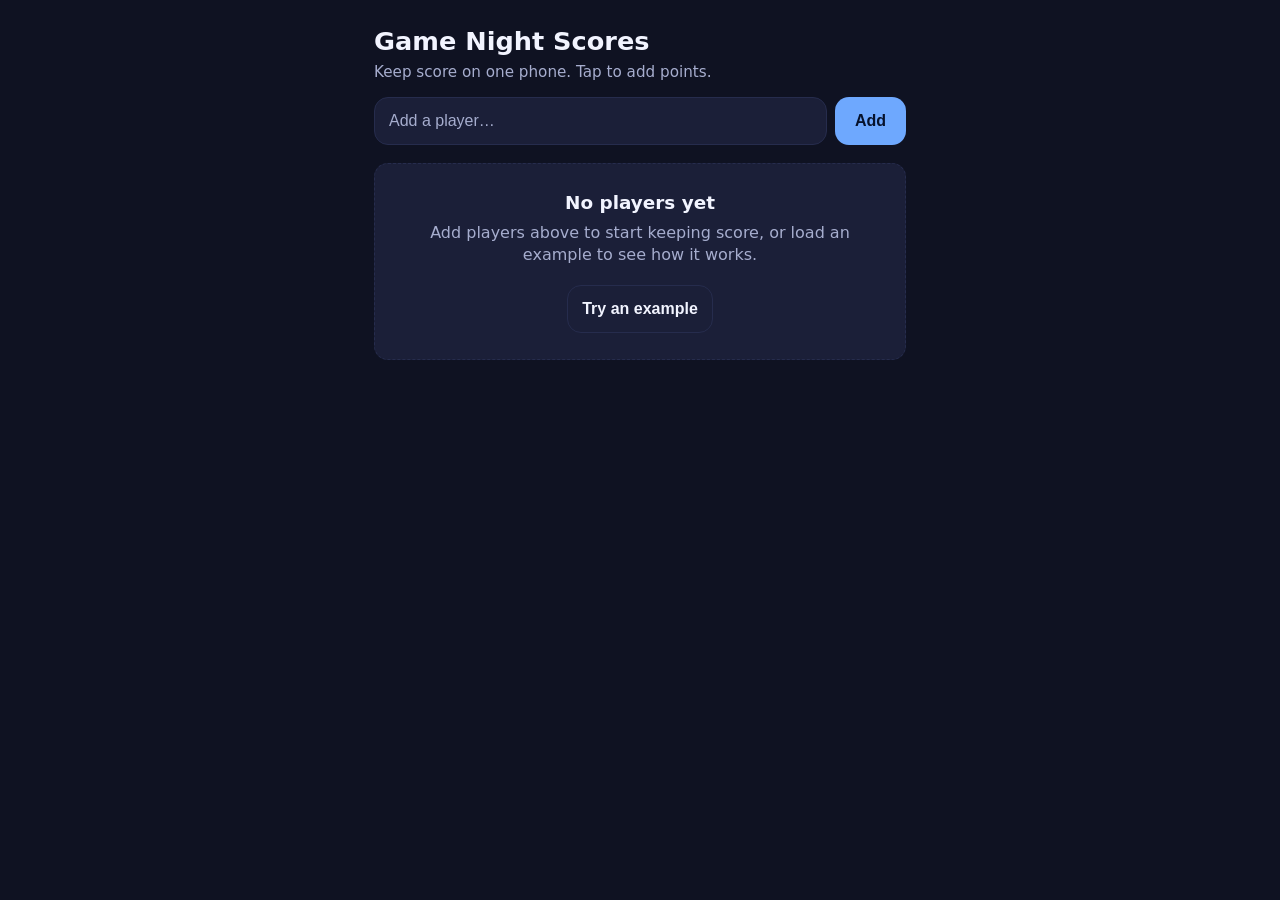
<file: game-night-scores/index.html>
<!doctype html>
<html lang="en">
  <head>
    <meta charset="UTF-8" />
    <meta name="viewport" content="width=device-width, initial-scale=1.0" />
    <meta name="theme-color" content="#0f1222" />
    <title>Game Night Scores</title>
    <script type="module" crossorigin src="./assets/index-CDVyXX-4.js"></script>
    <link rel="stylesheet" crossorigin href="./assets/index-C0-jhp1_.css">
  </head>
  <body>
    <div id="app"></div>
  </body>
</html>
</file>
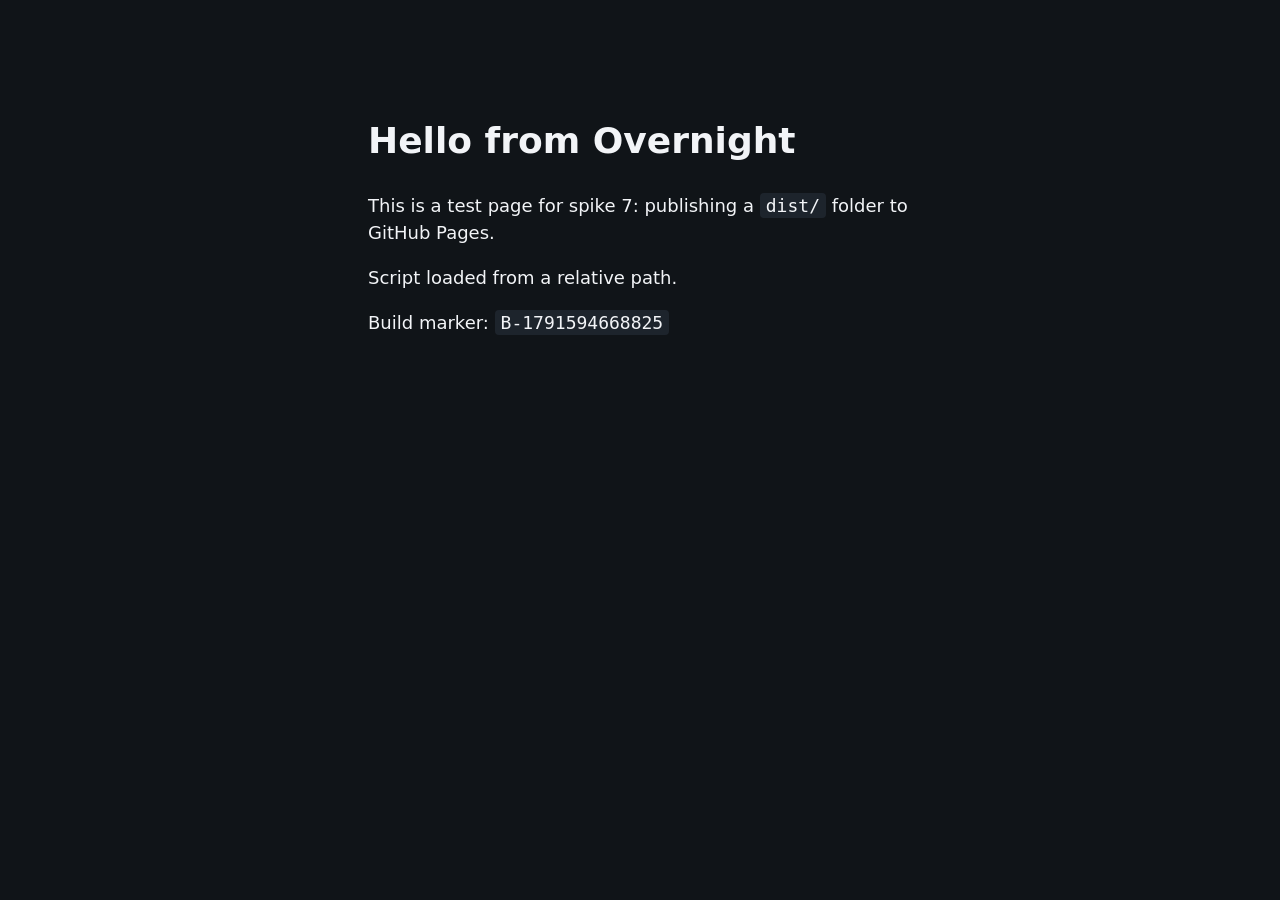
<file: hello-spike/index.html>
<!-- Synthetic fixture for spike 7 (GitHub Pages publishing). Not a real Overnight build. -->
<!doctype html>
<html lang="en">
  <head>
    <meta charset="utf-8" />
    <meta name="viewport" content="width=device-width, initial-scale=1" />
    <title>Overnight spike 7</title>
    <style>
      body { font: 18px/1.5 system-ui, sans-serif; margin: 0; padding: 24px; background: #101418; color: #f2f4f7; }
      main { max-width: 34rem; margin: 10vh auto; }
      code { background: #1d242c; padding: 2px 6px; border-radius: 4px; }
    </style>
  </head>
  <body>
    <main>
      <h1>Hello from Overnight</h1>
      <p>This is a test page for spike 7: publishing a <code>dist/</code> folder to GitHub Pages.</p>
      <p id="script-status">Script has not run.</p>
      <p>Build marker: <code id="marker">B-1791594668825</code></p>
    </main>
    <!-- Relative path on purpose: the app must work from a subfolder (Vite base './'). -->
    <script type="module" src="./assets/app.js"></script>
  </body>
</html>
</file>
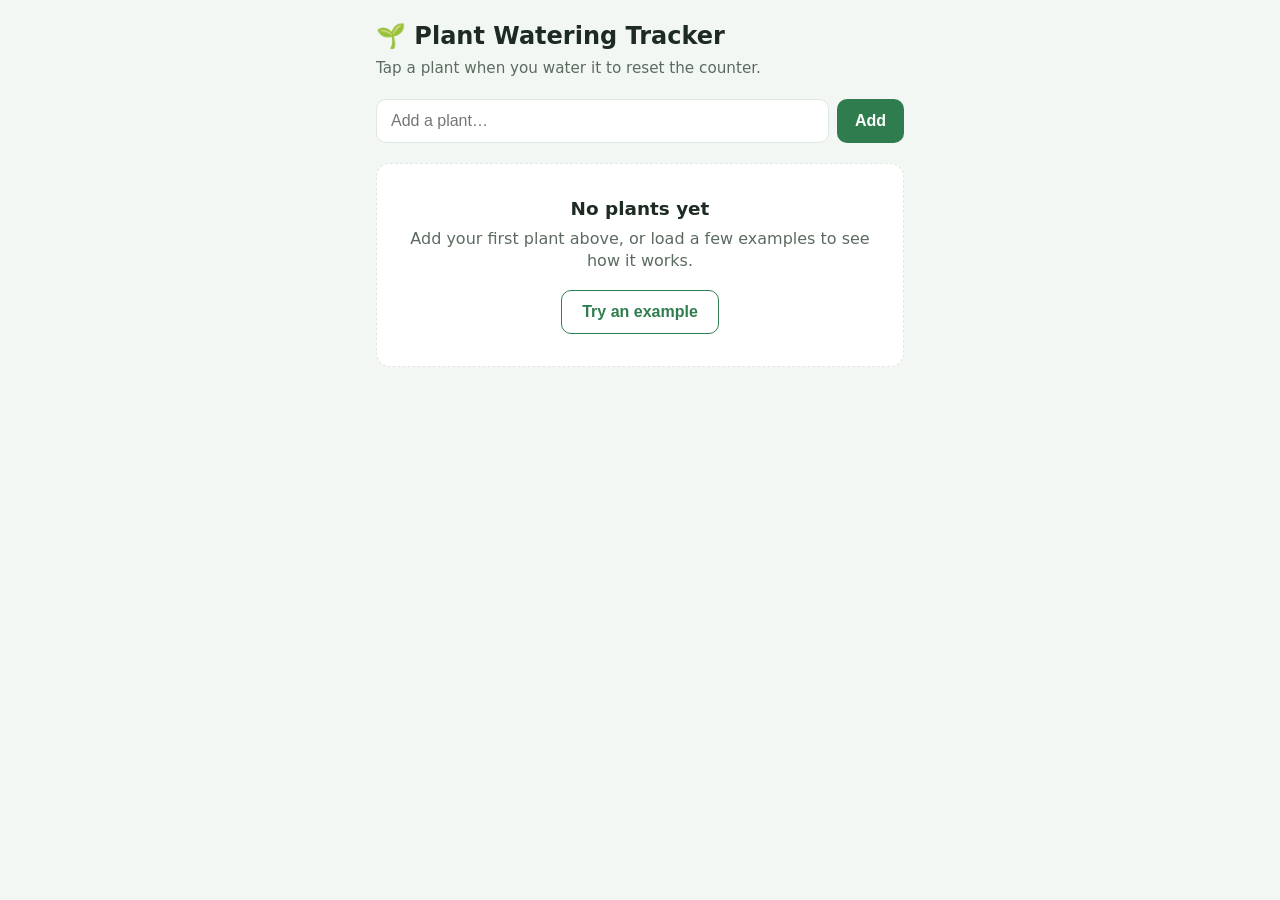
<file: plant-watering-tracker/index.html>
<!doctype html>
<html lang="en">
  <head>
    <meta charset="UTF-8" />
    <meta name="viewport" content="width=device-width, initial-scale=1.0" />
    <meta name="theme-color" content="#2f7d4f" />
    <title>Plant Watering Tracker</title>
    <script type="module" crossorigin src="./assets/index-CN0OTA5u.js"></script>
    <link rel="stylesheet" crossorigin href="./assets/index-BsoE_7Bp.css">
  </head>
  <body>
    <div id="app"></div>
  </body>
</html>
</file>
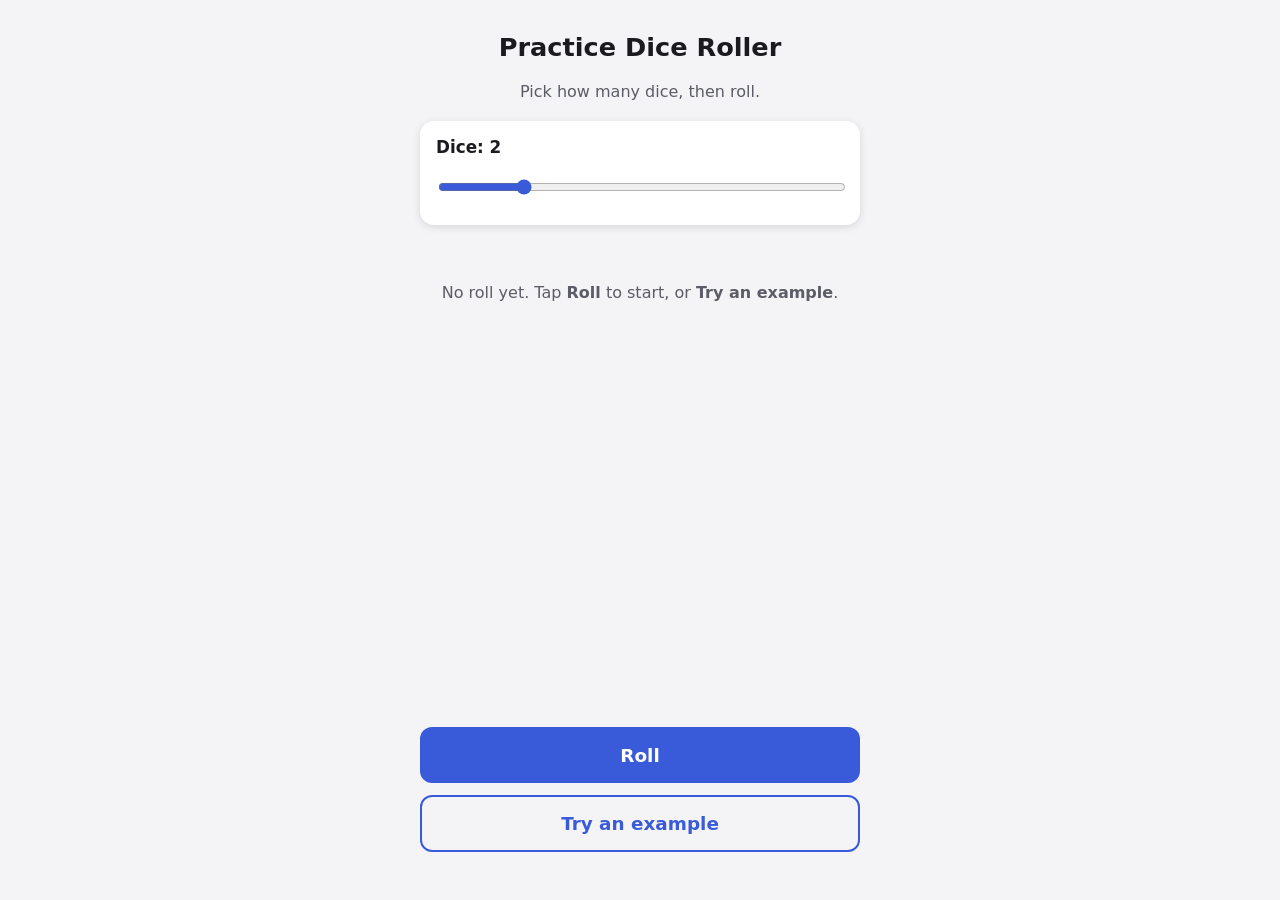
<file: practice-dice-roller/index.html>
<!DOCTYPE html>
<html lang="en">
  <head>
    <meta charset="UTF-8" />
    <meta name="viewport" content="width=device-width, initial-scale=1.0, maximum-scale=1.0" />
    <meta name="color-scheme" content="light dark" />
    <title>Practice Dice Roller</title>
    <script type="module" crossorigin src="./assets/index-C1pcZQ_w.js"></script>
    <link rel="stylesheet" crossorigin href="./assets/index-DVS643wg.css">
  </head>
  <body>
    <div id="app"></div>
  </body>
</html>
</file>
<file: game-night-scores/assets/index-C0-jhp1_.css>
:root{--bg:#0f1222;--surface:#1b1f38;--surface-2:#262c4d;--text:#f2f4ff;--muted:#a6adce;--accent:#6ea8fe;--plus:#3ecf8e;--minus:#f0708a;--leader:#ffd45e;--radius:14px}*{box-sizing:border-box}html,body{margin:0;padding:0}body{background:var(--bg);color:var(--text);-webkit-text-size-adjust:100%;font-family:system-ui,-apple-system,Segoe UI,Roboto,sans-serif;line-height:1.4}#app{max-width:560px;margin:0 auto;padding:16px 14px 48px}.header h1{margin:8px 0 2px;font-size:1.6rem}.sub{color:var(--muted);margin:0 0 14px;font-size:.95rem}.add-row{gap:8px;margin-bottom:18px;display:flex}.name-input{background:var(--surface);border:1px solid var(--surface-2);min-width:0;color:var(--text);border-radius:var(--radius);flex:1;padding:14px;font-size:1rem}.name-input::placeholder{color:var(--muted)}.name-input:focus{outline:2px solid var(--accent);outline-offset:1px}.btn{cursor:pointer;border-radius:var(--radius);color:var(--text);background:var(--surface-2);touch-action:manipulation;border:none;min-height:48px;padding:12px 14px;font-size:1rem;font-weight:600}.btn:active{transform:translateY(1px)}.btn-add{background:var(--accent);color:#06122c;padding:12px 20px}.empty{background:var(--surface);border:1px dashed var(--surface-2);border-radius:var(--radius);text-align:center;padding:26px 20px}.empty-title{margin:0 0 6px;font-size:1.15rem;font-weight:700}.empty-body{color:var(--muted);margin:0 0 18px}.btn-ghost{border:1px solid var(--surface-2);color:var(--text);background:0 0}.list{flex-direction:column;gap:12px;margin:0;padding:0;list-style:none;display:flex}.card{background:var(--surface);border:1px solid var(--surface-2);border-radius:var(--radius);padding:14px}.card.is-leader{border-color:var(--leader);box-shadow:0 0 0 1px var(--leader) inset}.card-top{justify-content:space-between;align-items:center;gap:10px;margin-bottom:12px;display:flex}.who{align-items:center;gap:8px;min-width:0;display:flex}.crown{font-size:1.1rem}.pname{text-overflow:ellipsis;white-space:nowrap;font-size:1.2rem;font-weight:700;overflow:hidden}.score{font-variant-numeric:tabular-nums;text-align:right;min-width:2ch;font-size:1.9rem;font-weight:800}.controls{grid-template-columns:repeat(3,1fr);gap:8px;display:grid}.btn-step{font-size:1.05rem;font-weight:700}.btn-plus{background:var(--plus);color:#04281b}.btn-minus{background:var(--minus);color:#330916}.btn-remove{border:1px solid var(--surface-2);color:var(--muted);background:0 0;grid-column:1/-1;min-height:44px;font-size:.9rem}.footer{gap:10px;margin-top:22px;display:flex}.footer .btn{flex:1}
</file>
<file: plant-watering-tracker/assets/index-BsoE_7Bp.css>
:root{--bg:#f3f7f3;--card:#fff;--ink:#1d2b22;--muted:#5c6b60;--accent:#2f7d4f;--accent-dark:#255f3d;--fresh:#4caf72;--ok:#d9a526;--dry:#d2603a;--line:#dfe7df}*{box-sizing:border-box}html,body{margin:0;padding:0}body{background:var(--bg);color:var(--ink);-webkit-text-size-adjust:100%;font-family:system-ui,-apple-system,Segoe UI,Roboto,sans-serif;line-height:1.4}#app{max-width:560px;margin:0 auto;padding:20px 16px 48px}.header h1{margin:0 0 4px;font-size:1.5rem}.sub{color:var(--muted);margin:0 0 20px;font-size:.95rem}.add-form{gap:8px;margin-bottom:20px;display:flex}.name-input{border:1px solid var(--line);background:var(--card);min-width:0;color:var(--ink);border-radius:10px;flex:1;padding:12px 14px;font-size:1rem}.name-input:focus{outline:2px solid var(--accent);outline-offset:1px}.add-btn{background:var(--accent);color:#fff;cursor:pointer;border:none;border-radius:10px;flex:none;padding:12px 18px;font-size:1rem;font-weight:600}.add-btn:active{background:var(--accent-dark)}.empty{text-align:center;background:var(--card);border:1px dashed var(--line);border-radius:14px;padding:32px 16px}.empty-title{margin:0 0 6px;font-size:1.15rem;font-weight:600}.empty-body{color:var(--muted);margin:0 0 18px}.example-btn{border:1px solid var(--accent);color:var(--accent);cursor:pointer;background:0 0;border-radius:10px;padding:12px 20px;font-size:1rem;font-weight:600}.example-btn:active{background:var(--accent);color:#fff}.plant-list{flex-direction:column;gap:12px;margin:0;padding:0;list-style:none;display:flex}.plant-row{align-items:stretch;gap:10px;display:flex}.plant-card{text-align:left;border:1px solid var(--line);border-left:6px solid var(--line);background:var(--card);min-width:0;color:var(--ink);cursor:pointer;font:inherit;border-radius:12px;flex-direction:column;flex:1;gap:2px;padding:16px;display:flex}.plant-card:active{transform:scale(.995)}.plant-card.fresh{border-left-color:var(--fresh)}.plant-card.ok{border-left-color:var(--ok)}.plant-card.dry{border-left-color:var(--dry)}.plant-name{font-size:1.1rem;font-weight:600}.plant-days{color:var(--muted);font-size:.95rem}.plant-card.dry .plant-days{color:var(--dry);font-weight:600}.plant-hint{color:var(--accent);margin-top:4px;font-size:.8rem}.del-btn{border:1px solid var(--line);background:var(--card);width:48px;color:var(--muted);cursor:pointer;border-radius:12px;flex:none;font-size:1.1rem}.del-btn:active{color:var(--dry);background:#f0e2dc}
</file>
<file: practice-dice-roller/assets/index-DVS643wg.css>
:root{--bg:#f4f4f6;--fg:#1a1a1f;--muted:#5c5c66;--card:#fff;--accent:#3a5bd9;--accent-fg:#fff;--die-bg:#fff;--die-border:#c9c9d4;--pip:#1a1a1f;--shadow:#0000001f}@media (prefers-color-scheme:dark){:root{--bg:#16161a;--fg:#ececf1;--muted:#a0a0ad;--card:#212128;--accent:#6d86f0;--accent-fg:#0e0e12;--die-bg:#2b2b34;--die-border:#44444f;--pip:#ececf1;--shadow:#00000080}}*{box-sizing:border-box}html,body{margin:0;padding:0}body{background:var(--bg);color:var(--fg);-webkit-text-size-adjust:100%;font-family:system-ui,-apple-system,sans-serif}.wrap{flex-direction:column;gap:20px;max-width:480px;min-height:100vh;margin:0 auto;padding:24px 20px 48px;display:flex}h1{text-align:center;margin:8px 0 0;font-size:1.6rem}.sub{color:var(--muted);text-align:center;margin:0;font-size:1rem}.control{background:var(--card);box-shadow:0 2px 8px var(--shadow);border-radius:14px;padding:16px}.control label{margin-bottom:10px;font-size:1.05rem;font-weight:600;display:block}input[type=range]{width:100%;height:36px;accent-color:var(--accent);cursor:pointer}.dice{flex-wrap:wrap;justify-content:center;align-items:center;gap:14px;min-height:96px;display:flex}.empty{color:var(--muted);text-align:center;margin:0;font-size:1rem;line-height:1.5}.die{background:var(--die-bg);border:2px solid var(--die-border);width:72px;height:72px;box-shadow:0 2px 6px var(--shadow);border-radius:14px;grid-template-rows:repeat(3,1fr);grid-template-columns:repeat(3,1fr);gap:2px;padding:10px;display:grid}.die>span{justify-content:center;align-items:center;display:flex}.pip{background:var(--pip);border-radius:50%;width:12px;height:12px}.total{text-align:center;min-height:1.6rem;font-size:1.35rem;font-weight:700}.actions{flex-direction:column;gap:12px;margin-top:auto;display:flex}button{cursor:pointer;border:none;border-radius:12px;min-height:56px;padding:16px;font-family:inherit;font-size:1.15rem;font-weight:600}button.primary{background:var(--accent);color:var(--accent-fg)}button.secondary{color:var(--accent);border:2px solid var(--accent);background:0 0}button:active{transform:translateY(1px)}
</file>
